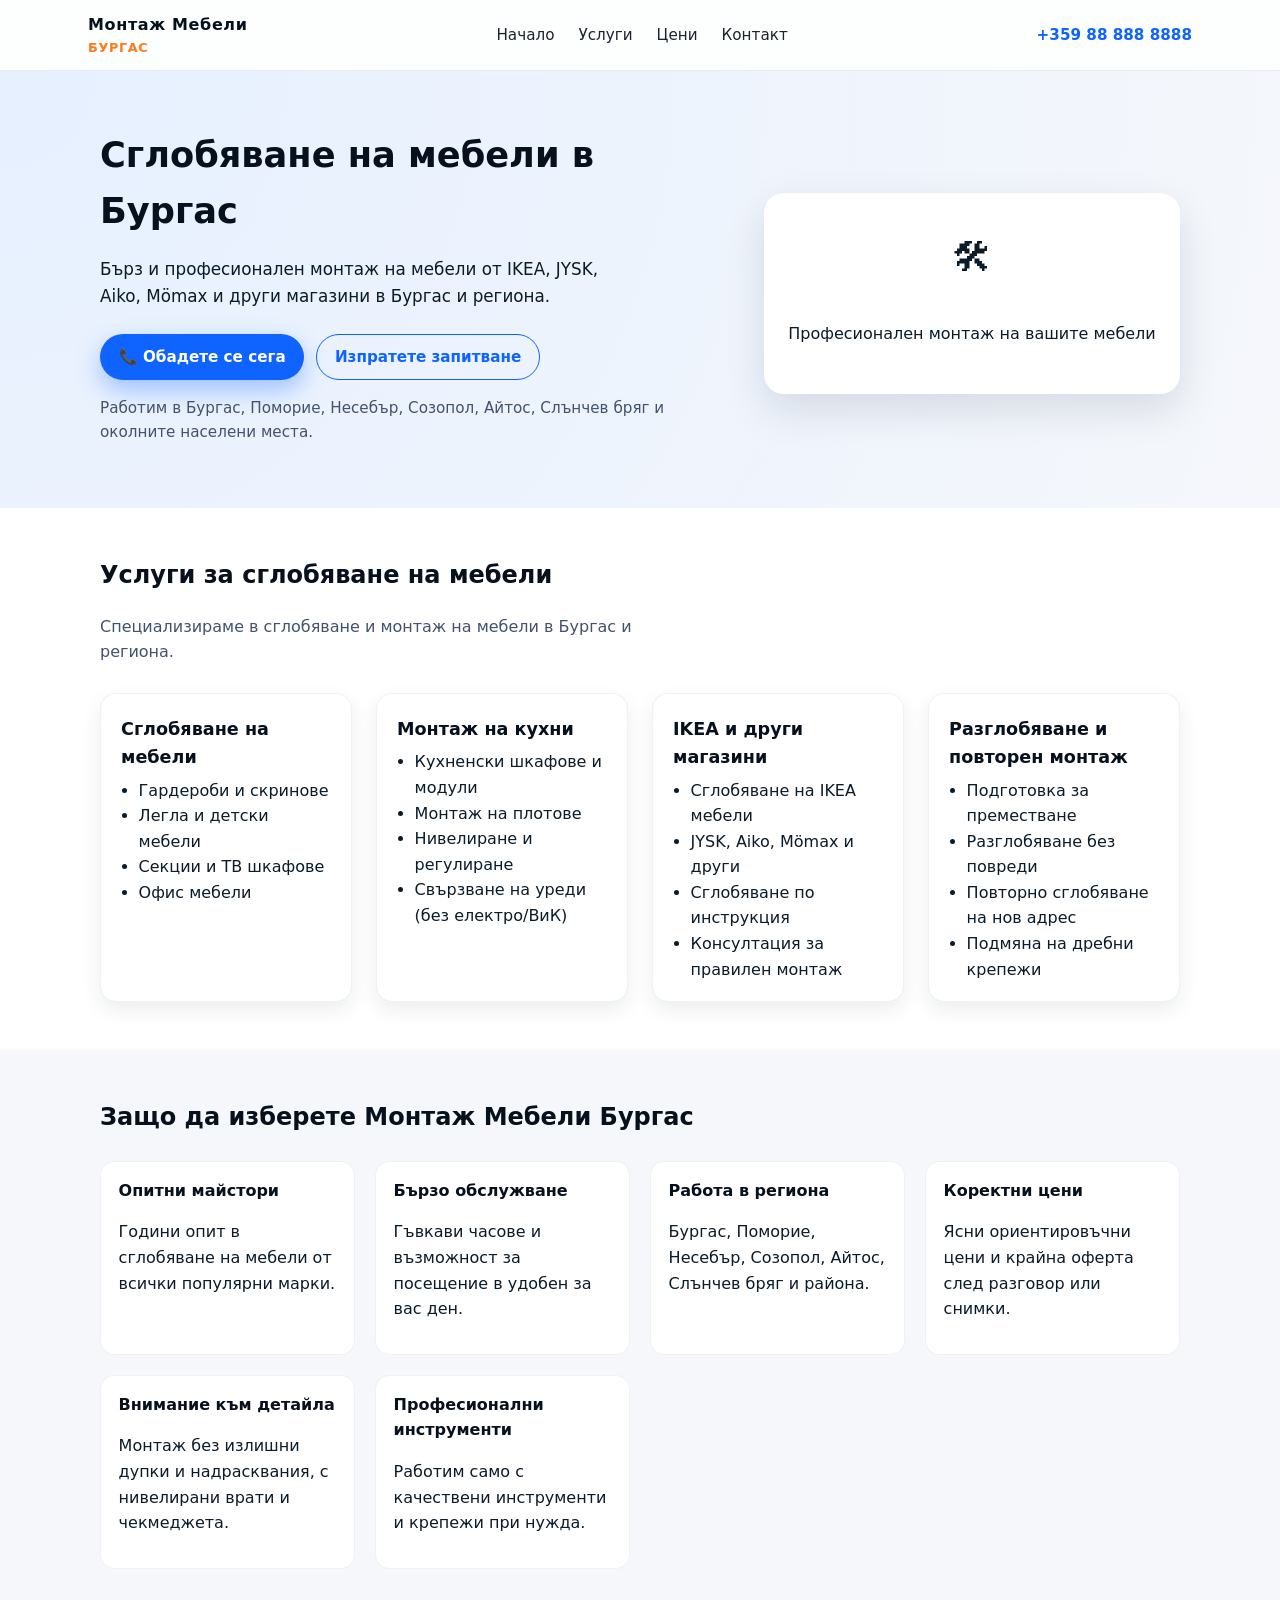
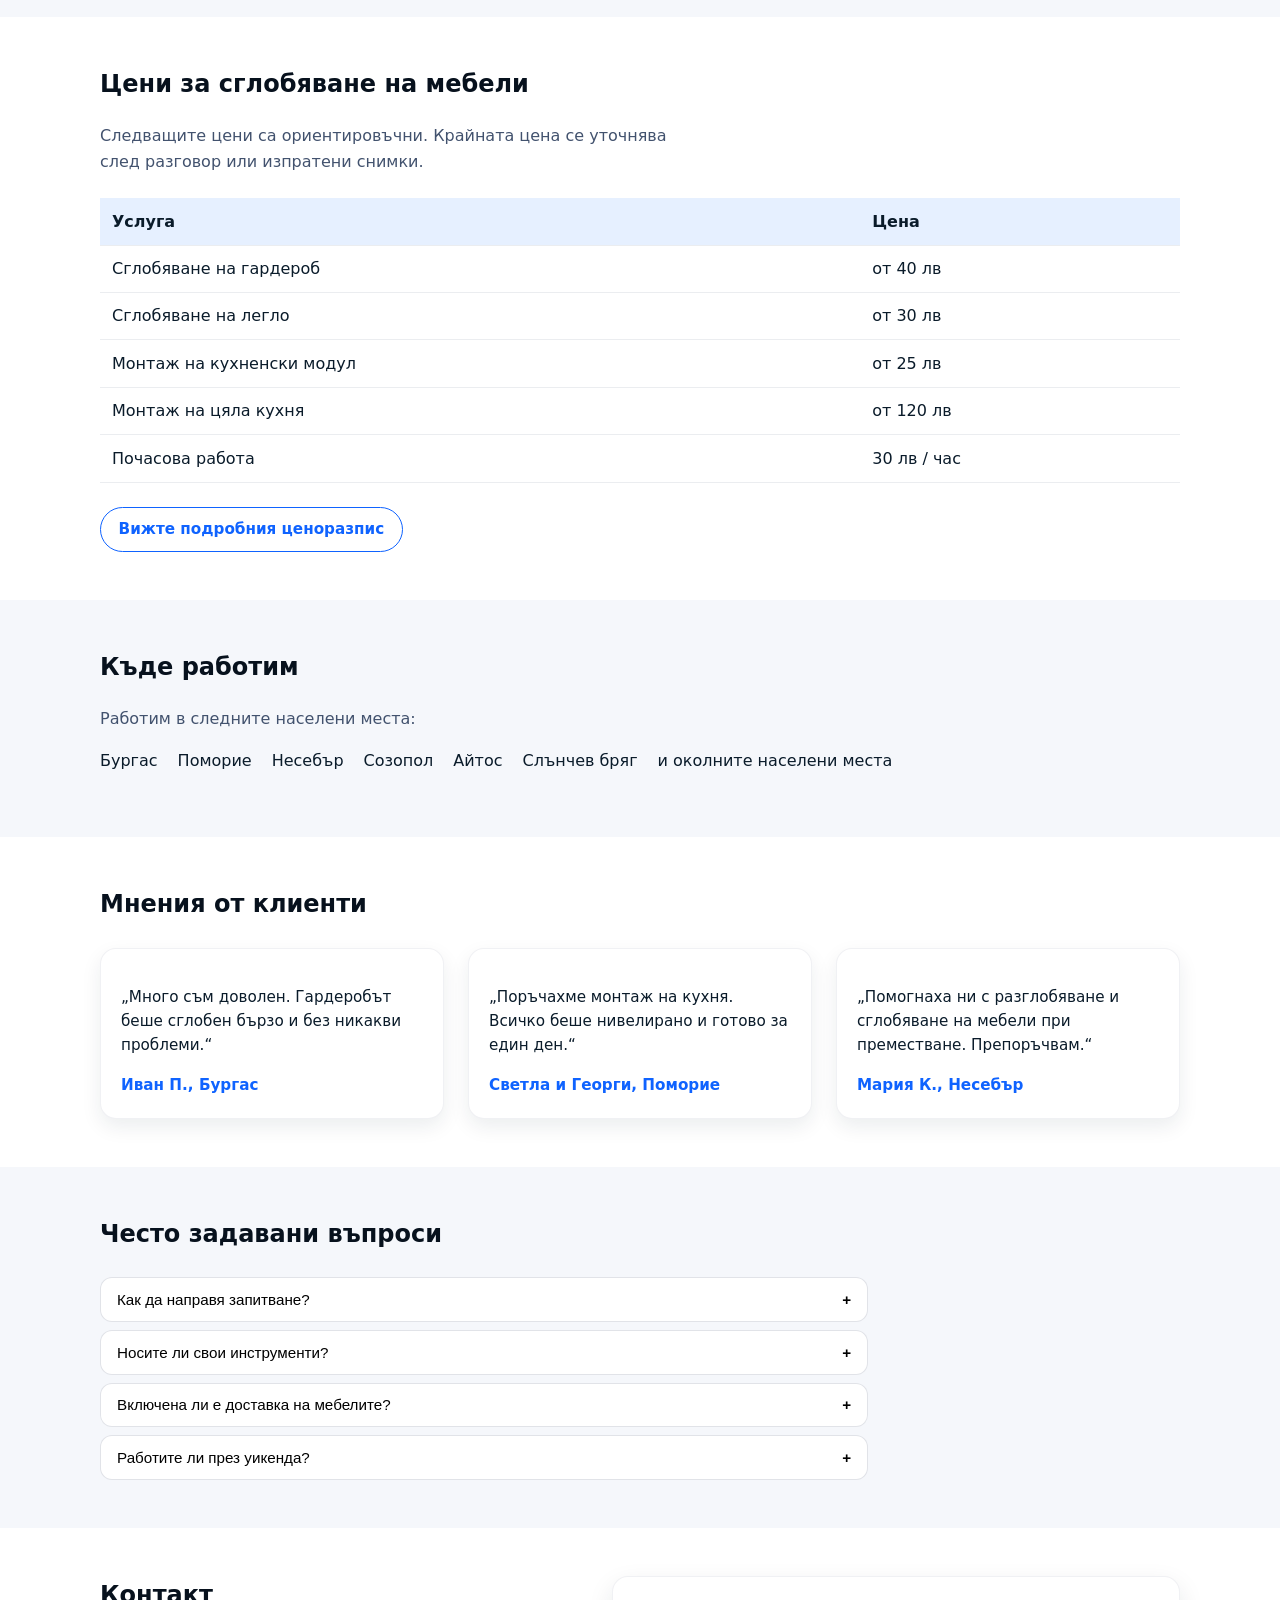
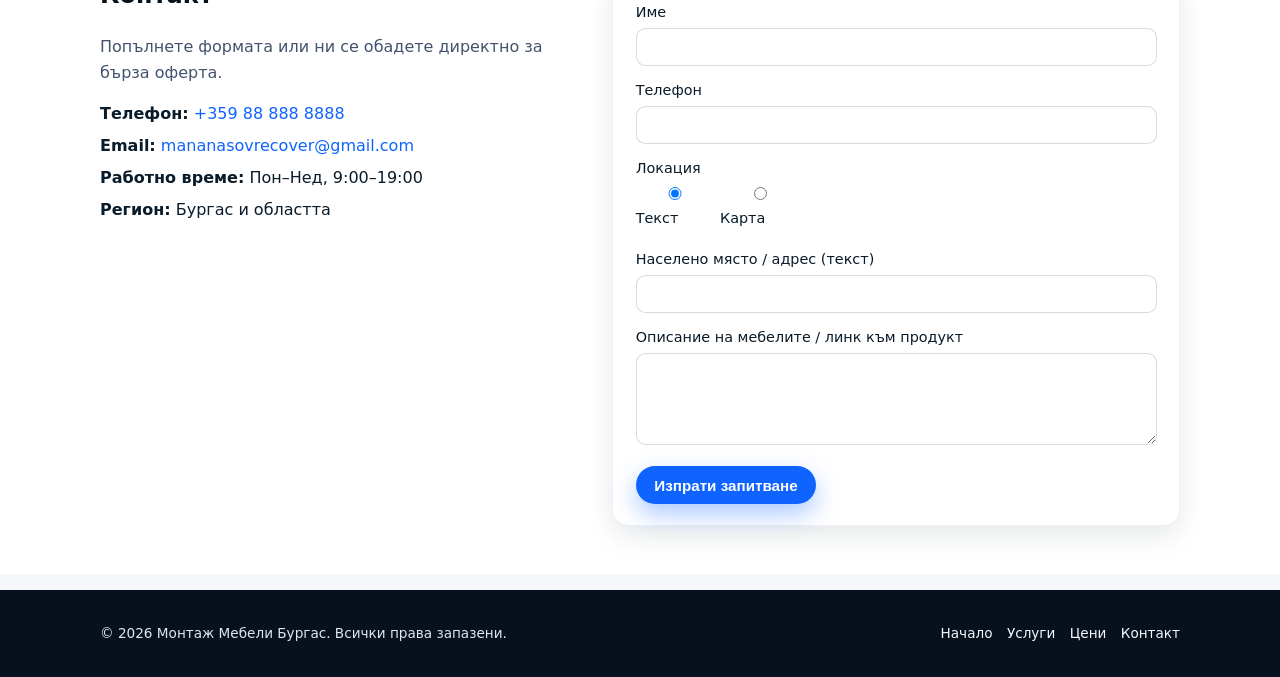
<file: index.html>
<!DOCTYPE html>
<html lang="bg">
  <head>
    <meta charset="UTF-8" />
    <meta name="google-site-verification" content="onnAtyGbD4rXigaWqQxFGcQ7JJLT1nIDAUpR5bsXpqg" />
    <meta http-equiv="X-UA-Compatible" content="IE=edge" />
    <meta name="viewport" content="width=device-width, initial-scale=1.0" />
    <title>Сглобяване на мебели Бургас | Монтаж Мебели Бургас</title>
    <meta
      name="description"
      content="Професионално сглобяване и монтаж на мебели в Бургас, Поморие, Несебър, Созопол, Айтос, Слънчев бряг и региона. Гардероби, кухни, IKEA мебели. Бързо и коректно обслужване."
    />
    <meta
      name="keywords"
      content="сглобяване на мебели Бургас, монтаж на мебели Бургас, монтаж мебели IKEA, сглобяване IKEA мебели, майстор мебели Бургас, монтаж кухня Бургас"
    />
    <link rel="canonical" href="https://mvatanasov18.github.io/dido-site-mebeli-simple/" />
    <meta property="og:title" content="Сглобяване на мебели Бургас | Монтаж Мебели Бургас" />
    <meta
      property="og:description"
      content="Професионално сглобяване и монтаж на мебели в Бургас и региона – гардероби, кухни, IKEA мебели. Бърза реакция и коректни цени."
    />
    <meta property="og:type" content="website" />
    <meta
      property="og:url"
      content="https://mvatanasov18.github.io/dido-site-mebeli-simple/"
    />
    <meta
      property="og:image"
      content="https://mvatanasov18.github.io/dido-site-mebeli-simple/images/hero.jpg"
    />
    <meta name="twitter:card" content="summary_large_image" />
    <meta name="twitter:title" content="Сглобяване на мебели Бургас | Монтаж Мебели Бургас" />
    <meta
      name="twitter:description"
      content="Монтаж на мебели в Бургас и региона – IKEA, JYSK, Aiko, Mömax и други. Обадете се за бърза оферта."
    />
    <link rel="stylesheet" href="styles.css" />
    <script type="application/ld+json" id="site-ld-json">
      {
        "@context": "https://schema.org",
        "@type": "HomeAndConstructionBusiness",
        "name": "Монтаж Мебели Бургас",
        "description": "Професионално сглобяване и монтаж на мебели в Бургас и региона.",
        "url": "https://mvatanasov18.github.io/dido-site-mebeli-simple/",
        "telephone": "+359888888888",
        "areaServed": [
          "Burgas",
          "Pomorie",
          "Nessebar",
          "Sozopol",
          "Aytos",
          "Sunny Beach"
        ],
        "address": {
          "@type": "PostalAddress",
          "addressLocality": "Burgas",
          "addressCountry": "BG"
        }
      }
    </script>
  </head>
  <body>
    <header class="site-header">
      <div class="container header-inner">
        <a href="index.html" class="logo">
          <span class="logo-main">Монтаж Мебели</span>
          <span class="logo-sub">Бургас</span>
        </a>
        <button class="nav-toggle" aria-label="Меню">
          <span class="nav-toggle-bar"></span>
          <span class="nav-toggle-bar"></span>
          <span class="nav-toggle-bar"></span>
        </button>
        <nav class="main-nav">
          <ul>
            <li><a href="index.html">Начало</a></li>
            <li><a href="uslugi.html">Услуги</a></li>
            <li><a href="ceni.html">Цени</a></li>
            <li><a href="kontakt.html">Контакт</a></li>
          </ul>
        </nav>
        <a href="tel:+359888888888" class="header-phone" data-contact-phone>+359 88 888 8888</a>
      </div>
    </header>

    <main>
      <section id="hero" class="hero">
        <div class="container hero-inner">
          <div class="hero-text">
            <h1>Сглобяване на мебели в Бургас</h1>
            <p class="hero-subtitle">
              Бърз и професионален монтаж на мебели от IKEA, JYSK, Aiko, Mömax и
              други магазини в Бургас и региона.
            </p>
            <div class="hero-cta">
              <a href="tel:+359888888888" class="btn btn-primary" data-contact-call>📞 Обадете се сега</a>
              <a href="#contact" class="btn btn-outline">Изпратете запитване</a>
            </div>
            <p class="hero-note">
              Работим в Бургас, Поморие, Несебър, Созопол, Айтос, Слънчев бряг и
              околните населени места.
            </p>
          </div>
          <div class="hero-image-placeholder">
            <div class="hero-image-icon">🛠</div>
            <p>Професионален монтаж на вашите мебели</p>
          </div>
        </div>
      </section>

      <section id="services" class="section section-alt">
        <div class="container">
          <h2>Услуги за сглобяване на мебели</h2>
          <p class="section-intro">
            Специализираме в сглобяване и монтаж на мебели в Бургас и региона.
          </p>
          <div class="cards-grid">
            <article class="card">
              <h3>Сглобяване на мебели</h3>
              <ul>
                <li>Гардероби и скринове</li>
                <li>Легла и детски мебели</li>
                <li>Секции и ТВ шкафове</li>
                <li>Офис мебели</li>
              </ul>
            </article>
            <article class="card">
              <h3>Монтаж на кухни</h3>
              <ul>
                <li>Кухненски шкафове и модули</li>
                <li>Монтаж на плотове</li>
                <li>Нивелиране и регулиране</li>
                <li>Свързване на уреди (без електро/ВиК)</li>
              </ul>
            </article>
            <article class="card">
              <h3>IKEA и други магазини</h3>
              <ul>
                <li>Сглобяване на IKEA мебели</li>
                <li>JYSK, Aiko, Mömax и други</li>
                <li>Сглобяване по инструкция</li>
                <li>Консултация за правилен монтаж</li>
              </ul>
            </article>
            <article class="card">
              <h3>Разглобяване и повторен монтаж</h3>
              <ul>
                <li>Подготовка за преместване</li>
                <li>Разглобяване без повреди</li>
                <li>Повторно сглобяване на нов адрес</li>
                <li>Подмяна на дребни крепежи</li>
              </ul>
            </article>
          </div>
        </div>
      </section>

      <section id="advantages" class="section">
        <div class="container">
          <h2>Защо да изберете Монтаж Мебели Бургас</h2>
          <div class="advantages-grid">
            <div class="advantage">
              <h3>Опитни майстори</h3>
              <p>Години опит в сглобяване на мебели от всички популярни марки.</p>
            </div>
            <div class="advantage">
              <h3>Бързо обслужване</h3>
              <p>Гъвкави часове и възможност за посещение в удобен за вас ден.</p>
            </div>
            <div class="advantage">
              <h3>Работа в региона</h3>
              <p>Бургас, Поморие, Несебър, Созопол, Айтос, Слънчев бряг и района.</p>
            </div>
            <div class="advantage">
              <h3>Коректни цени</h3>
              <p>Ясни ориентировъчни цени и крайна оферта след разговор или снимки.</p>
            </div>
            <div class="advantage">
              <h3>Внимание към детайла</h3>
              <p>Монтаж без излишни дупки и надрасквания, с нивелирани врати и чекмеджета.</p>
            </div>
            <div class="advantage">
              <h3>Професионални инструменти</h3>
              <p>Работим само с качествени инструменти и крепежи при нужда.</p>
            </div>
          </div>
        </div>
      </section>

      <section id="pricing" class="section section-alt">
        <div class="container">
          <h2>Цени за сглобяване на мебели</h2>
          <p class="section-intro">
            Следващите цени са ориентировъчни. Крайната цена се уточнява след
            разговор или изпратени снимки.
          </p>
          <div class="pricing-table-wrapper">
            <table class="pricing-table">
              <thead>
                <tr>
                  <th>Услуга</th>
                  <th>Цена</th>
                </tr>
              </thead>
              <tbody>
                <tr>
                  <td>Сглобяване на гардероб</td>
                  <td>от 40 лв</td>
                </tr>
                <tr>
                  <td>Сглобяване на легло</td>
                  <td>от 30 лв</td>
                </tr>
                <tr>
                  <td>Монтаж на кухненски модул</td>
                  <td>от 25 лв</td>
                </tr>
                <tr>
                  <td>Монтаж на цяла кухня</td>
                  <td>от 120 лв</td>
                </tr>
                <tr>
                  <td>Почасова работа</td>
                  <td>30 лв / час</td>
                </tr>
              </tbody>
            </table>
          </div>
          <a href="ceni.html" class="btn btn-outline">Вижте подробния ценоразпис</a>
        </div>
      </section>

      <section id="service-area" class="section">
        <div class="container">
          <h2>Къде работим</h2>
          <p class="section-intro">Работим в следните населени места:</p>
          <div class="service-area-list">
            <ul>
              <li>Бургас</li>
              <li>Поморие</li>
              <li>Несебър</li>
              <li>Созопол</li>
              <li>Айтос</li>
              <li>Слънчев бряг</li>
              <li>и околните населени места</li>
            </ul>
          </div>
        </div>
      </section>

      <section id="reviews" class="section section-alt">
        <div class="container">
          <h2>Мнения от клиенти</h2>
          <div class="reviews-grid">
            <article class="review-card">
              <p>
                „Много съм доволен. Гардеробът беше сглобен бързо и без никакви
                проблеми.“
              </p>
              <span class="review-author">Иван П., Бургас</span>
            </article>
            <article class="review-card">
              <p>
                „Поръчахме монтаж на кухня. Всичко беше нивелирано и готово за един ден.“
              </p>
              <span class="review-author">Светла и Георги, Поморие</span>
            </article>
            <article class="review-card">
              <p>
                „Помогнаха ни с разглобяване и сглобяване на мебели при преместване.
                Препоръчвам.“
              </p>
              <span class="review-author">Мария К., Несебър</span>
            </article>
          </div>
        </div>
      </section>

      <section id="faq" class="section">
        <div class="container">
          <h2>Често задавани въпроси</h2>
          <div class="faq-list">
            <div class="faq-item">
              <button class="faq-question">
                Как да направя запитване?
                <span class="faq-toggle-indicator">+</span>
              </button>
              <div class="faq-answer">
                <p>
                  Можете да се обадите директно на посочения телефон или да изпратите
                  запитване през формата за контакт, като опишете вида мебели и район.
                </p>
              </div>
            </div>
            <div class="faq-item">
              <button class="faq-question">
                Носите ли свои инструменти?
                <span class="faq-toggle-indicator">+</span>
              </button>
              <div class="faq-answer">
                <p>
                  Да, разполагаме с всички необходими професионални инструменти за
                  качествен монтаж.
                </p>
              </div>
            </div>
            <div class="faq-item">
              <button class="faq-question">
                Включена ли е доставка на мебелите?
                <span class="faq-toggle-indicator">+</span>
              </button>
              <div class="faq-answer">
                <p>
                  Услугата е за сглобяване и монтаж. При нужда от транспорт можем да
                  съдействаме с партньорска фирма.
                </p>
              </div>
            </div>
            <div class="faq-item">
              <button class="faq-question">
                Работите ли през уикенда?
                <span class="faq-toggle-indicator">+</span>
              </button>
              <div class="faq-answer">
                <p>
                  Да, по предварителна уговорка извършваме монтаж и в събота и неделя.
                </p>
              </div>
            </div>
          </div>
        </div>
      </section>

      <section id="contact" class="section section-alt">
        <div class="container contact-grid">
          <div>
            <h2>Контакт</h2>
            <p class="section-intro">
              Попълнете формата или ни се обадете директно за бърза оферта.
            </p>
            <ul class="contact-details">
              <li><strong>Телефон:</strong> <a href="tel:+359888888888" data-contact-phone>+359 88 888 8888</a></li>
              <li><strong>Email:</strong> <a href="mailto:contact@example.com" data-contact-email>contact@example.com</a></li>
              <li><strong>Работно време:</strong> Пон–Нед, 9:00–19:00</li>
              <li><strong>Регион:</strong> Бургас и областта</li>
            </ul>
          </div>
          <div>
            <form class="contact-form" data-contact-form>
              <div class="form-group">
                <label for="name">Име</label>
                <input type="text" id="name" name="Име" required />
              </div>
              <div class="form-group">
                <label for="phone">Телефон</label>
                <input type="tel" id="phone" name="Телефон" required />
              </div>
              <div class="location-picker">
                <div class="form-group">
                  <label>Локация</label>
                  <div class="location-mode">
                    <label>
                      <input
                        class="location-radio-text"
                        type="radio"
                        name="locationMode"
                        value="text"
                        checked
                      />
                      Текст
                    </label>
                    <label>
                      <input
                        class="location-radio-map"
                        type="radio"
                        name="locationMode"
                        value="map"
                      />
                      Карта
                    </label>
                  </div>
                </div>

                <p class="map-warning" hidden></p>

                <div class="location-text-wrap">
                  <div class="form-group">
                    <label for="location">Населено място / адрес (текст)</label>
                    <input type="text" id="location" name="Населено място" />
                  </div>
                </div>

                <div class="location-map-wrap" hidden>
                  <div class="form-group">
                    <label>Търсене на адрес</label>
                    <div class="map-search-wrap">
                      <input
                        class="map-search"
                        type="text"
                        placeholder="Напр. ул. Александровска, Бургас"
                        autocomplete="off"
                      />
                      <button type="button" class="btn btn-outline map-search-btn">Търси</button>
                    </div>
                  </div>
                  <div class="map-container"></div>
                  <p class="map-address-display" hidden></p>
                  <input type="hidden" name="Локация (карта)" value="" />
                  <input type="hidden" name="Lat" value="" />
                  <input type="hidden" name="Lng" value="" />
                </div>
              </div>
              <div class="form-group">
                <label for="message">Описание на мебелите / линк към продукт</label>
                <textarea id="message" name="Съобщение" rows="4" required></textarea>
              </div>
              <button type="submit" class="btn btn-primary">Изпрати запитване</button>
              <div class="form-status" hidden></div>
            </form>
          </div>
        </div>
      </section>
    </main>

    <footer class="site-footer">
      <div class="container footer-inner">
        <p>© <span id="year"></span> Монтаж Мебели Бургас. Всички права запазени.</p>
        <nav class="footer-nav">
          <a href="index.html">Начало</a>
          <a href="uslugi.html">Услуги</a>
          <a href="ceni.html">Цени</a>
          <a href="kontakt.html">Контакт</a>
        </nav>
      </div>
    </footer>

    <script src="config.js"></script>
    <script src="scripts.js"></script>
    <script src="maps.js"></script>
  </body>
</html>
</file>
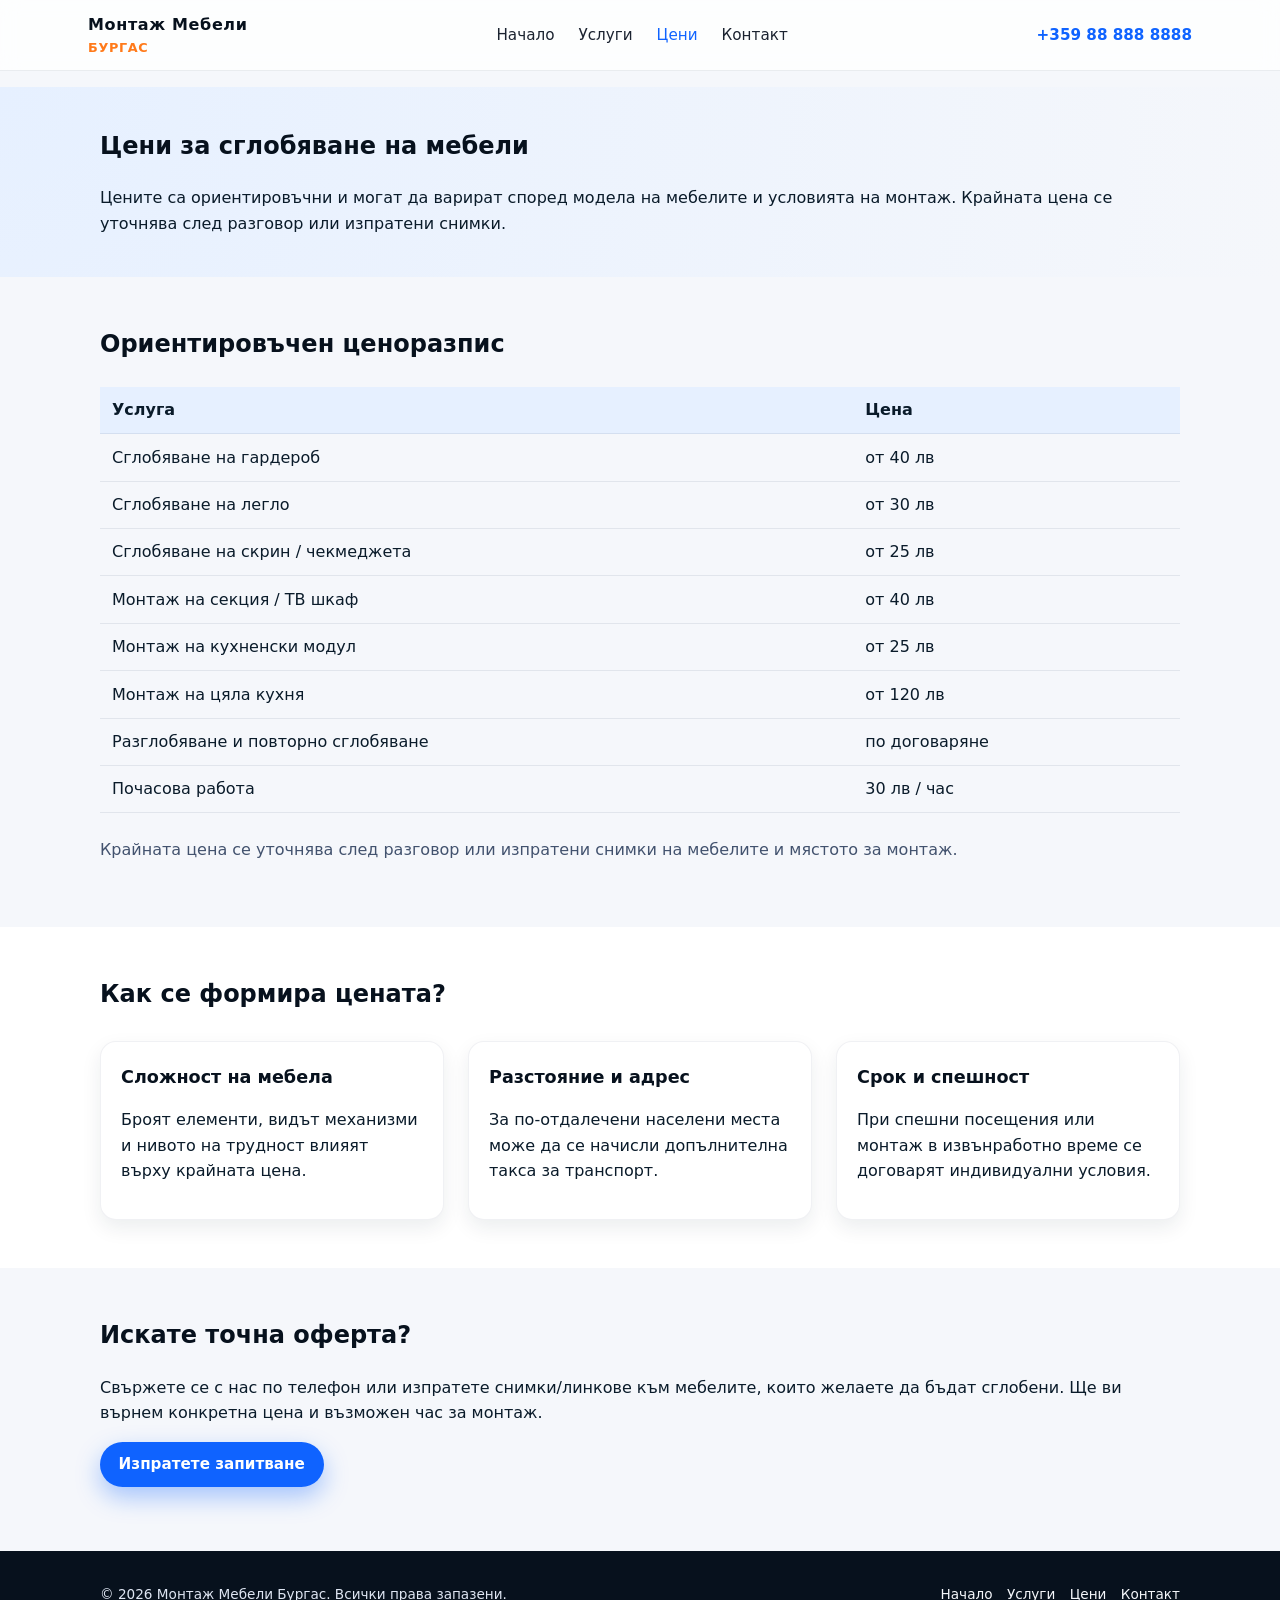
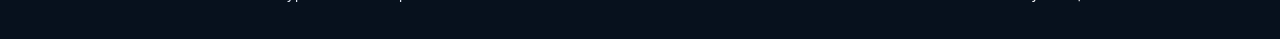
<file: ceni.html>
<!DOCTYPE html>
<html lang="bg">
  <head>
    <meta charset="UTF-8" />
    <meta http-equiv="X-UA-Compatible" content="IE=edge" />
    <meta name="viewport" content="width=device-width, initial-scale=1.0" />
    <title>Цени | Сглобяване на мебели Бургас</title>
    <meta
      name="description"
      content="Ориентировъчни цени за сглобяване и монтаж на мебели в Бургас – гардероби, легла, кухни, почасова работа."
    />
    <link rel="canonical" href="https://mvatanasov18.github.io/dido-site-mebeli-simple/ceni.html" />
    <meta property="og:title" content="Цени | Сглобяване на мебели Бургас" />
    <meta
      property="og:description"
      content="Прегледайте ориентировъчния ценоразпис за сглобяване на мебели в Бургас. Крайната цена се уточнява след разговор."
    />
    <meta property="og:type" content="website" />
    <meta
      property="og:url"
      content="https://mvatanasov18.github.io/dido-site-mebeli-simple/ceni.html"
    />
    <link rel="stylesheet" href="styles.css" />
  </head>
  <body>
    <header class="site-header">
      <div class="container header-inner">
        <a href="index.html" class="logo">
          <span class="logo-main">Монтаж Мебели</span>
          <span class="logo-sub">Бургас</span>
        </a>
        <button class="nav-toggle" aria-label="Меню">
          <span class="nav-toggle-bar"></span>
          <span class="nav-toggle-bar"></span>
          <span class="nav-toggle-bar"></span>
        </button>
        <nav class="main-nav">
          <ul>
            <li><a href="index.html#hero">Начало</a></li>
            <li><a href="uslugi.html">Услуги</a></li>
            <li><a href="ceni.html" class="active">Цени</a></li>
            <li><a href="kontakt.html">Контакт</a></li>
          </ul>
        </nav>
        <a href="tel:+359888888888" class="header-phone" data-contact-phone>+359 88 888 8888</a>
      </div>
    </header>

    <main class="page">
      <section class="page-hero">
        <div class="container">
          <h1>Цени за сглобяване на мебели</h1>
          <p>
            Цените са ориентировъчни и могат да варират според модела на мебелите
            и условията на монтаж. Крайната цена се уточнява след разговор или
            изпратени снимки.
          </p>
        </div>
      </section>

      <section class="section">
        <div class="container">
          <h2>Ориентировъчен ценоразпис</h2>
          <div class="pricing-table-wrapper">
            <table class="pricing-table">
              <thead>
                <tr>
                  <th>Услуга</th>
                  <th>Цена</th>
                </tr>
              </thead>
              <tbody>
                <tr>
                  <td>Сглобяване на гардероб</td>
                  <td>от 40 лв</td>
                </tr>
                <tr>
                  <td>Сглобяване на легло</td>
                  <td>от 30 лв</td>
                </tr>
                <tr>
                  <td>Сглобяване на скрин / чекмеджета</td>
                  <td>от 25 лв</td>
                </tr>
                <tr>
                  <td>Монтаж на секция / ТВ шкаф</td>
                  <td>от 40 лв</td>
                </tr>
                <tr>
                  <td>Монтаж на кухненски модул</td>
                  <td>от 25 лв</td>
                </tr>
                <tr>
                  <td>Монтаж на цяла кухня</td>
                  <td>от 120 лв</td>
                </tr>
                <tr>
                  <td>Разглобяване и повторно сглобяване</td>
                  <td>по договаряне</td>
                </tr>
                <tr>
                  <td>Почасова работа</td>
                  <td>30 лв / час</td>
                </tr>
              </tbody>
            </table>
          </div>
          <p class="pricing-note">
            Крайната цена се уточнява след разговор или изпратени снимки на
            мебелите и мястото за монтаж.
          </p>
        </div>
      </section>

      <section class="section section-alt">
        <div class="container">
          <h2>Как се формира цената?</h2>
          <div class="cards-grid cards-grid--compact">
            <article class="card">
              <h3>Сложност на мебела</h3>
              <p>
                Броят елементи, видът механизми и нивото на трудност влияят върху
                крайната цена.
              </p>
            </article>
            <article class="card">
              <h3>Разстояние и адрес</h3>
              <p>
                За по-отдалечени населени места може да се начисли допълнителна
                такса за транспорт.
              </p>
            </article>
            <article class="card">
              <h3>Срок и спешност</h3>
              <p>
                При спешни посещения или монтаж в извънработно време се договарят
                индивидуални условия.
              </p>
            </article>
          </div>
        </div>
      </section>

      <section class="section">
        <div class="container">
          <h2>Искате точна оферта?</h2>
          <p>
            Свържете се с нас по телефон или изпратете снимки/линкове към
            мебелите, които желаете да бъдат сглобени. Ще ви върнем конкретна
            цена и възможен час за монтаж.
          </p>
          <a href="kontakt.html" class="btn btn-primary">Изпратете запитване</a>
        </div>
      </section>
    </main>

    <footer class="site-footer">
      <div class="container footer-inner">
        <p>© <span id="year"></span> Монтаж Мебели Бургас. Всички права запазени.</p>
        <nav class="footer-nav">
          <a href="index.html">Начало</a>
          <a href="uslugi.html">Услуги</a>
          <a href="ceni.html">Цени</a>
          <a href="kontakt.html">Контакт</a>
        </nav>
      </div>
    </footer>

    <script src="config.js"></script>
    <script src="scripts.js"></script>
  </body>
</html>
</file>
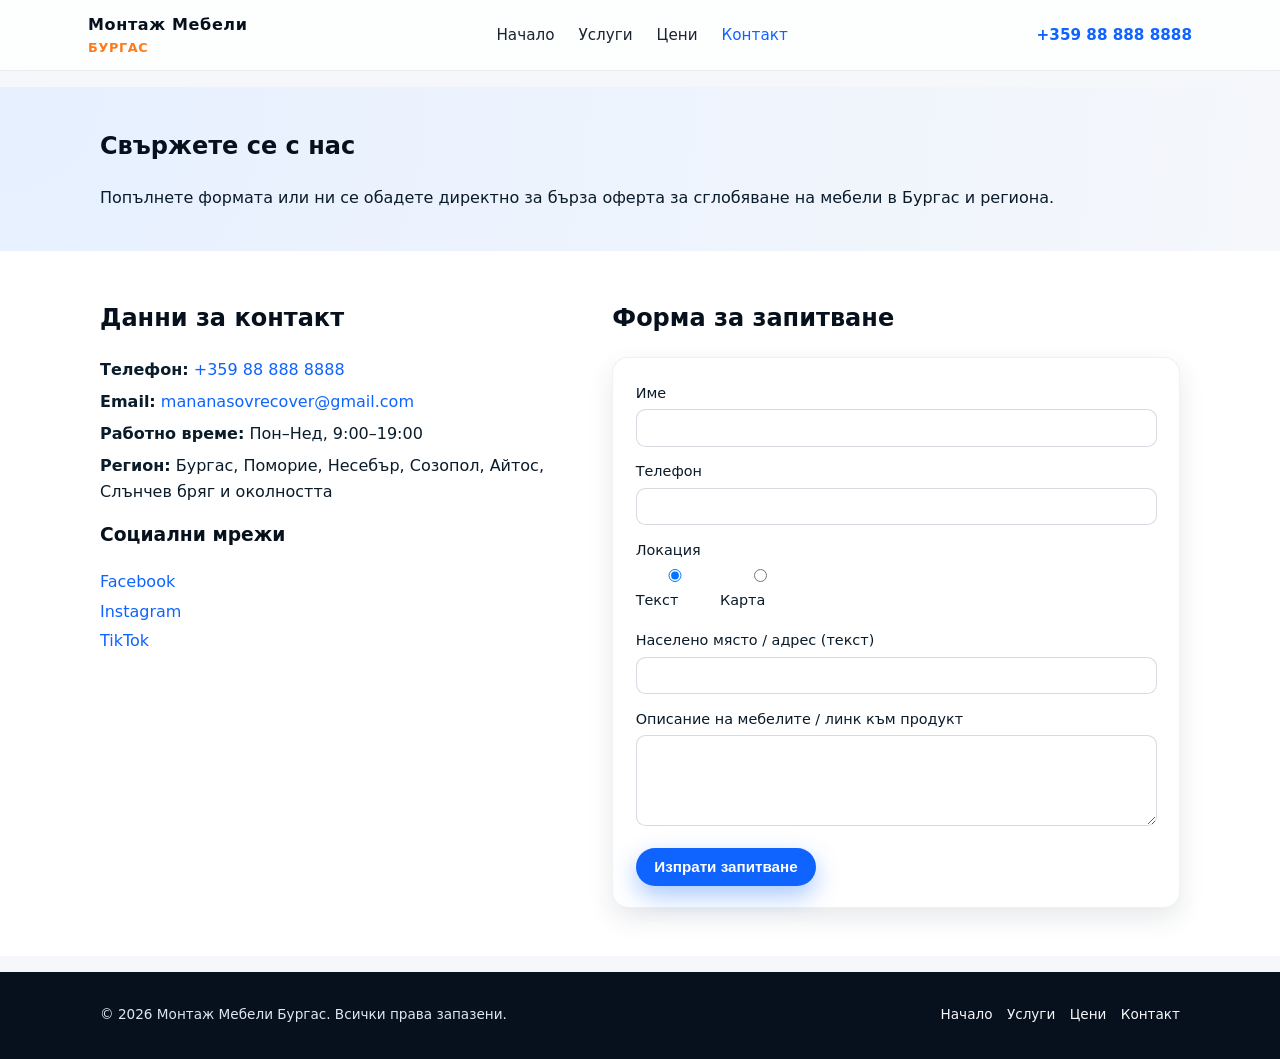
<file: kontakt.html>
<!DOCTYPE html>
<html lang="bg">
  <head>
    <meta charset="UTF-8" />
    <meta http-equiv="X-UA-Compatible" content="IE=edge" />
    <meta name="viewport" content="width=device-width, initial-scale=1.0" />
    <title>Контакт | Сглобяване на мебели Бургас</title>
    <meta
      name="description"
      content="Свържете се с Монтаж Мебели Бургас за оферта за сглобяване и монтаж на мебели в Бургас и региона."
    />
    <link rel="canonical" href="https://mvatanasov18.github.io/dido-site-mebeli-simple/kontakt.html" />
    <meta property="og:title" content="Контакт | Сглобяване на мебели Бургас" />
    <meta
      property="og:description"
      content="Телефон, имейл и форма за запитване за сглобяване на мебели в Бургас."
    />
    <meta property="og:type" content="website" />
    <meta
      property="og:url"
      content="https://mvatanasov18.github.io/dido-site-mebeli-simple/kontakt.html"
    />
    <link rel="stylesheet" href="styles.css" />
  </head>
  <body>
    <header class="site-header">
      <div class="container header-inner">
        <a href="index.html" class="logo">
          <span class="logo-main">Монтаж Мебели</span>
          <span class="logo-sub">Бургас</span>
        </a>
        <button class="nav-toggle" aria-label="Меню">
          <span class="nav-toggle-bar"></span>
          <span class="nav-toggle-bar"></span>
          <span class="nav-toggle-bar"></span>
        </button>
        <nav class="main-nav">
          <ul>
            <li><a href="index.html#hero">Начало</a></li>
            <li><a href="uslugi.html">Услуги</a></li>
            <li><a href="ceni.html">Цени</a></li>
            <li><a href="kontakt.html" class="active">Контакт</a></li>
          </ul>
        </nav>
        <a href="tel:+359888888888" class="header-phone" data-contact-phone>+359 88 888 8888</a>
      </div>
    </header>

    <main class="page">
      <section class="page-hero">
        <div class="container">
          <h1>Свържете се с нас</h1>
          <p>
            Попълнете формата или ни се обадете директно за бърза оферта за
            сглобяване на мебели в Бургас и региона.
          </p>
        </div>
      </section>

      <section class="section section-alt">
        <div class="container contact-grid">
          <div>
            <h2>Данни за контакт</h2>
            <ul class="contact-details">
              <li><strong>Телефон:</strong> <a href="tel:+359888888888" data-contact-phone>+359 88 888 8888</a></li>
              <li><strong>Email:</strong> <a href="mailto:contact@example.com" data-contact-email>contact@example.com</a></li>
              <li><strong>Работно време:</strong> Пон–Нед, 9:00–19:00</li>
              <li><strong>Регион:</strong> Бургас, Поморие, Несебър, Созопол, Айтос, Слънчев бряг и околността</li>
            </ul>
            <div class="social-links">
              <h3>Социални мрежи</h3>
              <ul>
                <li><a href="https://facebook.com/company" target="_blank" rel="noopener noreferrer">Facebook</a></li>
                <li><a href="https://instagram.com/company" target="_blank" rel="noopener noreferrer">Instagram</a></li>
                <li><a href="https://tiktok.com/@company" target="_blank" rel="noopener noreferrer">TikTok</a></li>
              </ul>
            </div>
          </div>
          <div>
            <h2>Форма за запитване</h2>
            <form class="contact-form" data-contact-form>
              <div class="form-group">
                <label for="name">Име</label>
                <input type="text" id="name" name="Име" required />
              </div>
              <div class="form-group">
                <label for="phone">Телефон</label>
                <input type="tel" id="phone" name="Телефон" required />
              </div>
              <div class="location-picker">
                <div class="form-group">
                  <label>Локация</label>
                  <div class="location-mode">
                    <label>
                      <input
                        class="location-radio-text"
                        type="radio"
                        name="locationMode"
                        value="text"
                        checked
                      />
                      Текст
                    </label>
                    <label>
                      <input
                        class="location-radio-map"
                        type="radio"
                        name="locationMode"
                        value="map"
                      />
                      Карта
                    </label>
                  </div>
                </div>

                <p class="map-warning" hidden></p>

                <div class="location-text-wrap">
                  <div class="form-group">
                    <label for="location">Населено място / адрес (текст)</label>
                    <input type="text" id="location" name="Населено място" />
                  </div>
                </div>

                <div class="location-map-wrap" hidden>
                  <div class="form-group">
                    <label>Търсене на адрес</label>
                    <div class="map-search-wrap">
                      <input
                        class="map-search"
                        type="text"
                        placeholder="Напр. ул. Александровска, Бургас"
                        autocomplete="off"
                      />
                      <button type="button" class="btn btn-outline map-search-btn">Търси</button>
                    </div>
                  </div>
                  <div class="map-container"></div>
                  <p class="map-address-display" hidden></p>
                  <input type="hidden" name="Локация (карта)" value="" />
                  <input type="hidden" name="Lat" value="" />
                  <input type="hidden" name="Lng" value="" />
                </div>
              </div>
              <div class="form-group">
                <label for="message">Описание на мебелите / линк към продукт</label>
                <textarea id="message" name="Съобщение" rows="4" required></textarea>
              </div>
              <button type="submit" class="btn btn-primary">Изпрати запитване</button>
              <div class="form-status" hidden></div>
            </form>
          </div>
        </div>
      </section>
    </main>

    <footer class="site-footer">
      <div class="container footer-inner">
        <p>© <span id="year"></span> Монтаж Мебели Бургас. Всички права запазени.</p>
        <nav class="footer-nav">
          <a href="index.html">Начало</a>
          <a href="uslugi.html">Услуги</a>
          <a href="ceni.html">Цени</a>
          <a href="kontakt.html">Контакт</a>
        </nav>
      </div>
    </footer>

    <script src="config.js"></script>
    <script src="scripts.js"></script>
    <script src="maps.js"></script>
  </body>
</html>
</file>
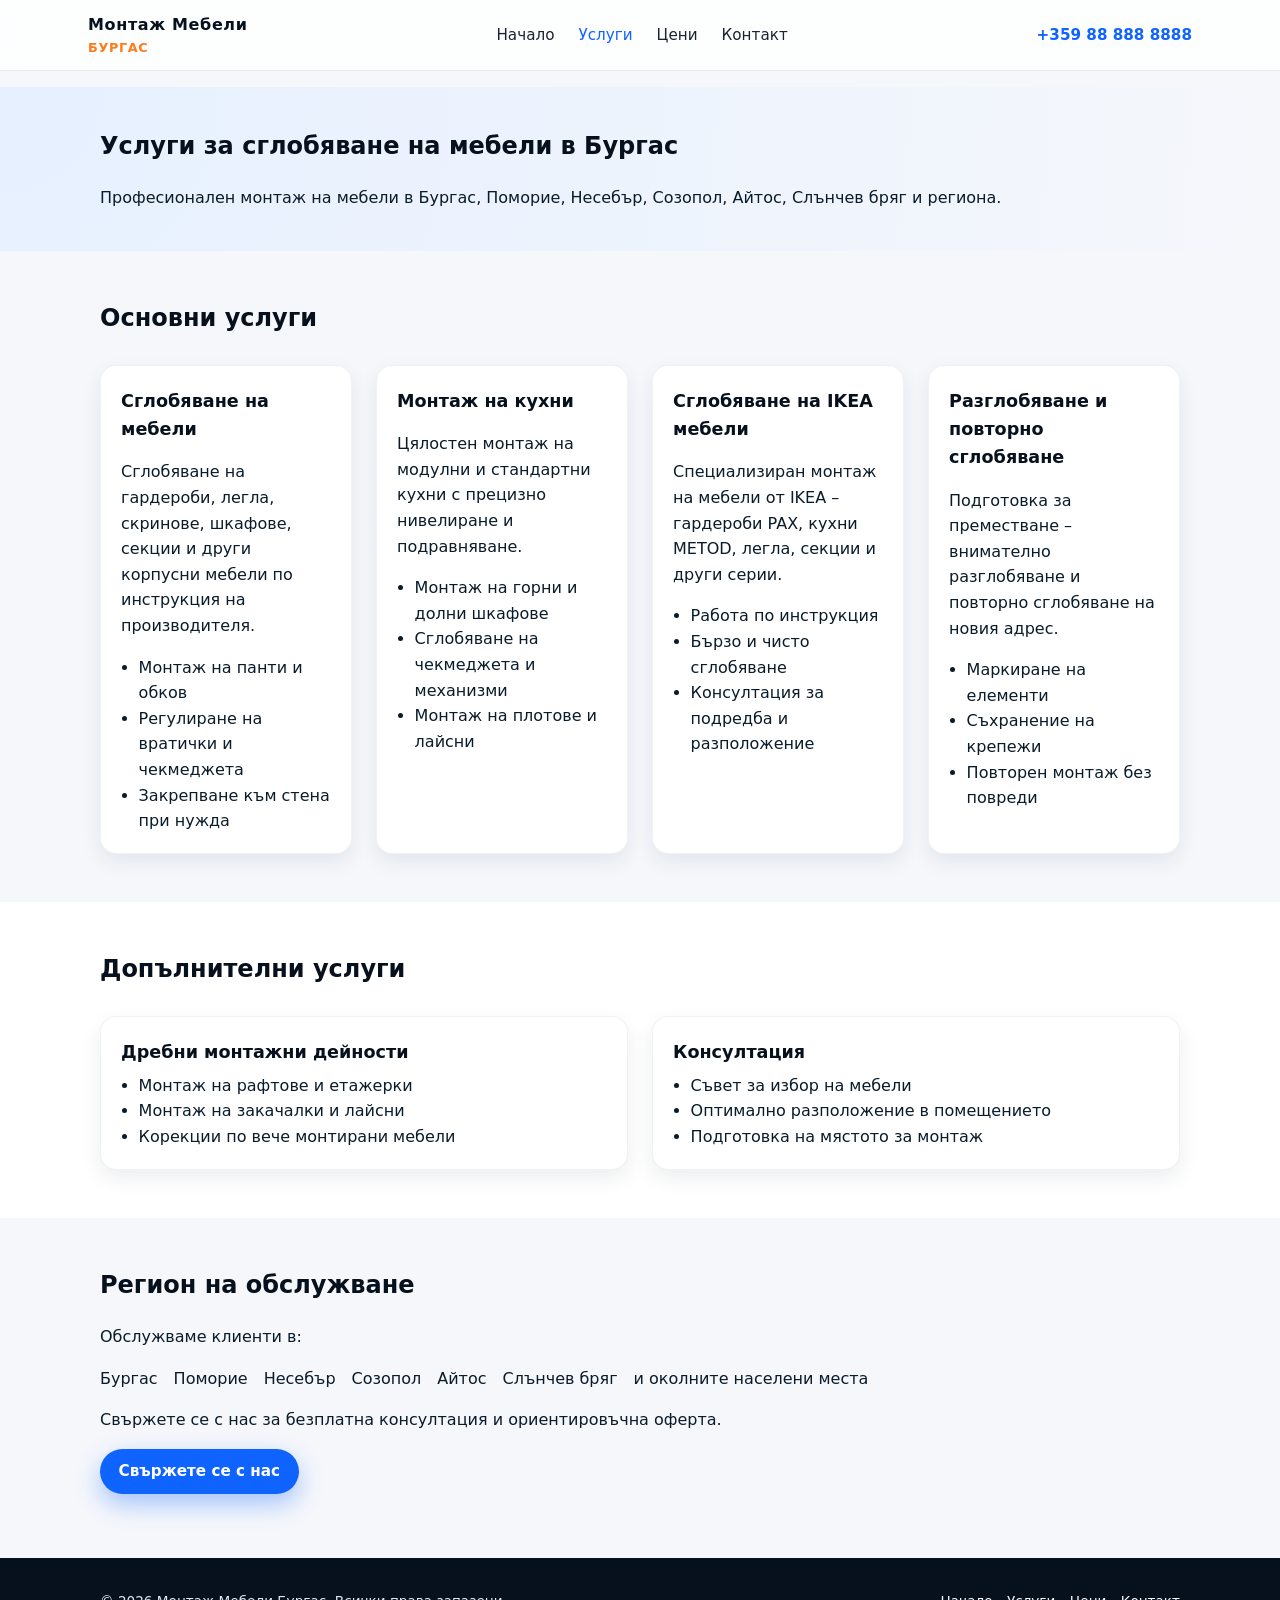
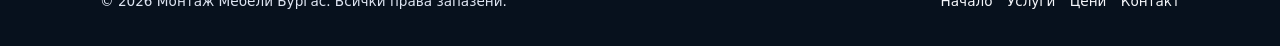
<file: uslugi.html>
<!DOCTYPE html>
<html lang="bg">
  <head>
    <meta charset="UTF-8" />
    <meta http-equiv="X-UA-Compatible" content="IE=edge" />
    <meta name="viewport" content="width=device-width, initial-scale=1.0" />
    <title>Услуги | Сглобяване на мебели Бургас</title>
    <meta
      name="description"
      content="Услуги за сглобяване и монтаж на мебели в Бургас и региона – гардероби, кухни, IKEA мебели, разглобяване и повторно сглобяване."
    />
    <link rel="canonical" href="https://mvatanasov18.github.io/dido-site-mebeli-simple/uslugi.html" />
    <meta property="og:title" content="Услуги | Сглобяване на мебели Бургас" />
    <meta
      property="og:description"
      content="Вижте всички услуги за монтаж на мебели в Бургас – кухни, гардероби, IKEA мебели и други."
    />
    <meta property="og:type" content="website" />
    <meta
      property="og:url"
      content="https://mvatanasov18.github.io/dido-site-mebeli-simple/uslugi.html"
    />
    <link rel="stylesheet" href="styles.css" />
  </head>
  <body>
    <header class="site-header">
      <div class="container header-inner">
        <a href="index.html" class="logo">
          <span class="logo-main">Монтаж Мебели</span>
          <span class="logo-sub">Бургас</span>
        </a>
        <button class="nav-toggle" aria-label="Меню">
          <span class="nav-toggle-bar"></span>
          <span class="nav-toggle-bar"></span>
          <span class="nav-toggle-bar"></span>
        </button>
        <nav class="main-nav">
          <ul>
            <li><a href="index.html#hero">Начало</a></li>
            <li><a href="uslugi.html" class="active">Услуги</a></li>
            <li><a href="ceni.html">Цени</a></li>
            <li><a href="kontakt.html">Контакт</a></li>
          </ul>
        </nav>
        <a href="tel:+359888888888" class="header-phone" data-contact-phone>+359 88 888 8888</a>
      </div>
    </header>

    <main class="page">
      <section class="page-hero">
        <div class="container">
          <h1>Услуги за сглобяване на мебели в Бургас</h1>
          <p>
            Професионален монтаж на мебели в Бургас, Поморие, Несебър, Созопол,
            Айтос, Слънчев бряг и региона.
          </p>
        </div>
      </section>

      <section class="section">
        <div class="container">
          <h2>Основни услуги</h2>
          <div class="cards-grid">
            <article class="card">
              <h3>Сглобяване на мебели</h3>
              <p>
                Сглобяване на гардероби, легла, скринове, шкафове, секции и други
                корпусни мебели по инструкция на производителя.
              </p>
              <ul>
                <li>Монтаж на панти и обков</li>
                <li>Регулиране на вратички и чекмеджета</li>
                <li>Закрепване към стена при нужда</li>
              </ul>
            </article>
            <article class="card">
              <h3>Монтаж на кухни</h3>
              <p>
                Цялостен монтаж на модулни и стандартни кухни с прецизно
                нивелиране и подравняване.
              </p>
              <ul>
                <li>Монтаж на горни и долни шкафове</li>
                <li>Сглобяване на чекмеджета и механизми</li>
                <li>Монтаж на плотове и лайсни</li>
              </ul>
            </article>
            <article class="card">
              <h3>Сглобяване на IKEA мебели</h3>
              <p>
                Специализиран монтаж на мебели от IKEA – гардероби PAX, кухни
                METOD, легла, секции и други серии.
              </p>
              <ul>
                <li>Работа по инструкция</li>
                <li>Бързо и чисто сглобяване</li>
                <li>Консултация за подредба и разположение</li>
              </ul>
            </article>
            <article class="card">
              <h3>Разглобяване и повторно сглобяване</h3>
              <p>
                Подготовка за преместване – внимателно разглобяване и повторно
                сглобяване на новия адрес.
              </p>
              <ul>
                <li>Маркиране на елементи</li>
                <li>Съхранение на крепежи</li>
                <li>Повторен монтаж без повреди</li>
              </ul>
            </article>
          </div>
        </div>
      </section>

      <section class="section section-alt">
        <div class="container">
          <h2>Допълнителни услуги</h2>
          <div class="cards-grid cards-grid--compact">
            <article class="card">
              <h3>Дребни монтажни дейности</h3>
              <ul>
                <li>Монтаж на рафтове и етажерки</li>
                <li>Монтаж на закачалки и лайсни</li>
                <li>Корекции по вече монтирани мебели</li>
              </ul>
            </article>
            <article class="card">
              <h3>Консултация</h3>
              <ul>
                <li>Съвет за избор на мебели</li>
                <li>Оптимално разположение в помещението</li>
                <li>Подготовка на мястото за монтаж</li>
              </ul>
            </article>
          </div>
        </div>
      </section>

      <section class="section">
        <div class="container">
          <h2>Регион на обслужване</h2>
          <p>
            Обслужваме клиенти в:
          </p>
          <ul class="service-area-inline">
            <li>Бургас</li>
            <li>Поморие</li>
            <li>Несебър</li>
            <li>Созопол</li>
            <li>Айтос</li>
            <li>Слънчев бряг</li>
            <li>и околните населени места</li>
          </ul>
          <p>
            Свържете се с нас за безплатна консултация и ориентировъчна оферта.
          </p>
          <a href="kontakt.html" class="btn btn-primary">Свържете се с нас</a>
        </div>
      </section>
    </main>

    <footer class="site-footer">
      <div class="container footer-inner">
        <p>© <span id="year"></span> Монтаж Мебели Бургас. Всички права запазени.</p>
        <nav class="footer-nav">
          <a href="index.html">Начало</a>
          <a href="uslugi.html">Услуги</a>
          <a href="ceni.html">Цени</a>
          <a href="kontakt.html">Контакт</a>
        </nav>
      </div>
    </footer>

    <script src="config.js"></script>
    <script src="scripts.js"></script>
  </body>
</html>
</file>
<file: styles.css>
/* Base styles */
*,
*::before,
*::after {
  box-sizing: border-box;
}

body {
  margin: 0;
  font-family: system-ui, -apple-system, BlinkMacSystemFont, "Segoe UI", Roboto,
    "Open Sans", sans-serif;
  color: #0a1b2a;
  background-color: #f5f7fb;
  line-height: 1.6;
}

a {
  color: #0f63ff;
  text-decoration: none;
}

a:hover {
  text-decoration: underline;
}

img {
  max-width: 100%;
  display: block;
}

.container {
  width: 100%;
  max-width: 1120px;
  margin: 0 auto;
  padding: 0 1.25rem;
}

h1,
h2,
h3 {
  margin-top: 0;
  color: #07111d;
}

/* Header & navigation */
.site-header {
  position: sticky;
  top: 0;
  z-index: 10;
  background-color: #ffffffcc;
  backdrop-filter: blur(10px);
  border-bottom: 1px solid rgba(9, 30, 66, 0.08);
}

.header-inner {
  display: flex;
  align-items: center;
  justify-content: space-between;
  padding: 0.75rem 0.5rem;
  gap: 1rem;
}

.logo {
  display: flex;
  flex-direction: column;
  font-weight: 700;
  letter-spacing: 0.04em;
  color: #07111d;
}

.logo-sub {
  font-size: 0.8rem;
  text-transform: uppercase;
  color: #ff7a1a;
}

.main-nav ul {
  display: flex;
  align-items: center;
  gap: 1.5rem;
  list-style: none;
  margin: 0;
  padding: 0;
}

.main-nav a {
  font-size: 0.95rem;
  font-weight: 500;
  color: #1b2330;
}

.main-nav a.active,
.main-nav a:hover {
  color: #0f63ff;
}

.header-phone {
  font-weight: 600;
  font-size: 0.95rem;
  color: #0f63ff;
}

/* Mobile nav */
.nav-toggle {
  display: none;
  flex-direction: column;
  justify-content: center;
  gap: 4px;
  width: 32px;
  height: 32px;
  border-radius: 999px;
  border: 1px solid rgba(15, 99, 255, 0.35);
  background: #ffffff;
  padding: 0;
  cursor: pointer;
}

.nav-toggle-bar {
  height: 2px;
  width: 16px;
  background-color: #0f63ff;
  border-radius: 999px;
  margin: 0 auto;
}

@media (max-width: 768px) {
  .nav-toggle {
    display: flex;
  }

  .main-nav {
    position: absolute;
    inset: 100% 0 auto 0;
    background-color: #ffffff;
    border-bottom: 1px solid rgba(9, 30, 66, 0.08);
    transform-origin: top;
    transform: scaleY(0);
    opacity: 0;
    transition: transform 0.2s ease-out, opacity 0.2s ease-out;
  }

  .main-nav.open {
    transform: scaleY(1);
    opacity: 1;
  }

  .main-nav ul {
    flex-direction: column;
    align-items: flex-start;
    padding: 0.75rem 1.25rem 1rem;
  }

  .header-phone {
    display: none;
  }
}

/* Hero */
.hero {
  background: radial-gradient(circle at top left, #e6f0ff, #f5f7fb);
  padding: 3.5rem 0 3rem;
}

.hero-inner {
  display: grid;
  grid-template-columns: minmax(0, 3fr) minmax(0, 2fr);
  gap: 2.5rem;
  align-items: center;
}

.hero h1 {
  font-size: 2.2rem;
  margin-bottom: 0.75rem;
}

.hero-subtitle {
  font-size: 1.05rem;
  max-width: 32rem;
}

.hero-cta {
  display: flex;
  flex-wrap: wrap;
  gap: 0.75rem;
  margin-top: 1.5rem;
}

.hero-note {
  margin-top: 1rem;
  font-size: 0.95rem;
  color: #42526e;
}

.hero-image-placeholder {
  background: #ffffff;
  border-radius: 1.25rem;
  padding: 2rem 1.5rem;
  box-shadow: 0 16px 40px rgba(15, 35, 52, 0.12);
  text-align: center;
  display: flex;
  flex-direction: column;
  align-items: center;
  gap: 1rem;
}

.hero-image-icon {
  font-size: 2.5rem;
}

@media (max-width: 768px) {
  .hero {
    padding: 2.5rem 0 2.25rem;
  }

  .hero-inner {
    grid-template-columns: minmax(0, 1fr);
  }

  .hero-image-placeholder {
    order: -1;
  }
}

/* Sections */
.section {
  padding: 3rem 0;
}

.section-alt {
  background-color: #ffffff;
}

.section-intro {
  max-width: 36rem;
  color: #42526e;
}

.page {
  padding-top: 1rem;
}

.page-hero {
  padding: 2.5rem 0 1.5rem;
  background: radial-gradient(circle at top left, #e6f0ff, #f5f7fb);
}

/* Buttons */
.btn {
  display: inline-flex;
  align-items: center;
  justify-content: center;
  padding: 0.6rem 1.1rem;
  border-radius: 999px;
  font-size: 0.95rem;
  font-weight: 600;
  border: 1px solid transparent;
  cursor: pointer;
  transition: transform 0.12s ease-out, box-shadow 0.12s ease-out,
    background-color 0.12s ease-out, color 0.12s ease-out, border-color 0.12s ease-out;
}

.btn-primary {
  background-color: #0f63ff;
  color: #ffffff;
  box-shadow: 0 10px 25px rgba(15, 99, 255, 0.35);
}

.btn-primary:hover {
  background-color: #0550dd;
  transform: translateY(-1px);
  box-shadow: 0 12px 30px rgba(15, 99, 255, 0.45);
  text-decoration: none;
}

.btn-outline {
  border-color: #0f63ff;
  color: #0f63ff;
  background-color: transparent;
}

.btn-outline:hover {
  background-color: #e8f1ff;
  text-decoration: none;
}

/* Cards & grids */
.cards-grid {
  display: grid;
  grid-template-columns: repeat(auto-fit, minmax(220px, 1fr));
  gap: 1.5rem;
  margin-top: 1.75rem;
}

.cards-grid--compact {
  grid-template-columns: repeat(auto-fit, minmax(240px, 1fr));
}

.card {
  background-color: #ffffff;
  border-radius: 1rem;
  padding: 1.3rem 1.25rem 1.2rem;
  box-shadow: 0 8px 20px rgba(15, 35, 52, 0.08);
  border: 1px solid rgba(9, 30, 66, 0.06);
  transition: transform 0.12s ease-out, box-shadow 0.12s ease-out;
}

.card h3 {
  font-size: 1.1rem;
  margin-bottom: 0.4rem;
}

.card ul {
  margin: 0.4rem 0 0;
  padding-left: 1.1rem;
}

.card:hover {
  transform: translateY(-2px);
  box-shadow: 0 12px 28px rgba(15, 35, 52, 0.12);
}

/* Advantages */
.advantages-grid {
  display: grid;
  grid-template-columns: repeat(auto-fit, minmax(220px, 1fr));
  gap: 1.25rem;
  margin-top: 1.5rem;
}

.advantage {
  padding: 1rem 1.1rem;
  border-radius: 0.9rem;
  background-color: #ffffff;
  border: 1px solid rgba(9, 30, 66, 0.06);
}

.advantage h3 {
  font-size: 1rem;
  margin-bottom: 0.25rem;
}

/* Pricing */
.pricing-table-wrapper {
  margin: 1.5rem 0;
  overflow-x: auto;
}

.pricing-table {
  width: 100%;
  border-collapse: collapse;
  min-width: 320px;
}

.pricing-table th,
.pricing-table td {
  padding: 0.65rem 0.75rem;
  text-align: left;
  border-bottom: 1px solid rgba(9, 30, 66, 0.08);
}

.pricing-table thead th {
  background-color: #e6f0ff;
  font-weight: 600;
}

.pricing-note {
  color: #42526e;
}

/* Service area */
.service-area-list ul {
  list-style: none;
  padding-left: 0;
  display: flex;
  flex-wrap: wrap;
  gap: 0.75rem 1.25rem;
}

.service-area-inline {
  list-style: none;
  padding-left: 0;
  display: flex;
  flex-wrap: wrap;
  gap: 0.5rem 1rem;
}

/* Reviews */
.reviews-grid {
  display: grid;
  grid-template-columns: repeat(auto-fit, minmax(260px, 1fr));
  gap: 1.5rem;
  margin-top: 1.5rem;
}

.review-card {
  background-color: #ffffff;
  border-radius: 1rem;
  padding: 1.3rem 1.25rem;
  box-shadow: 0 8px 20px rgba(15, 35, 52, 0.08);
  border: 1px solid rgba(9, 30, 66, 0.06);
  font-size: 0.95rem;
}

.review-author {
  display: block;
  margin-top: 0.5rem;
  font-weight: 600;
  color: #0f63ff;
}

/* FAQ */
.faq-list {
  margin-top: 1.5rem;
  max-width: 48rem;
}

.faq-item + .faq-item {
  margin-top: 0.5rem;
}

.faq-question {
  width: 100%;
  text-align: left;
  padding: 0.8rem 1rem;
  border-radius: 0.75rem;
  border: 1px solid rgba(9, 30, 66, 0.12);
  background-color: #ffffff;
  display: flex;
  justify-content: space-between;
  align-items: center;
  font-size: 0.95rem;
  cursor: pointer;
}

.faq-answer {
  max-height: 0;
  overflow: hidden;
  transition: max-height 0.18s ease-out;
  background-color: #f5f7fb;
  border-radius: 0 0 0.75rem 0.75rem;
  padding: 0 1rem;
}

.faq-item.open .faq-answer {
  padding: 0.6rem 1rem 0.8rem;
}

.faq-toggle-indicator {
  font-weight: 700;
  margin-left: 0.75rem;
}

.faq-item.open .faq-toggle-indicator {
  transform: rotate(45deg);
}

/* Contact */
.contact-grid {
  display: grid;
  grid-template-columns: minmax(0, 1.1fr) minmax(0, 1.3fr);
  gap: 2rem;
  align-items: flex-start;
}

.contact-details {
  list-style: none;
  padding-left: 0;
}

.contact-details li + li {
  margin-top: 0.4rem;
}

.social-links ul {
  list-style: none;
  padding-left: 0;
}

.social-links li + li {
  margin-top: 0.25rem;
}

.contact-form {
  background-color: #ffffff;
  border-radius: 1rem;
  padding: 1.5rem 1.4rem 1.3rem;
  box-shadow: 0 10px 26px rgba(15, 35, 52, 0.1);
  border: 1px solid rgba(9, 30, 66, 0.06);
}

.location-mode {
  display: flex;
  flex-wrap: wrap;
  gap: 0.75rem 1rem;
  margin: 0.25rem 0 0.75rem;
}

.location-mode label {
  display: inline-flex;
  align-items: center;
  gap: 0.5rem;
  font-size: 0.92rem;
}

.map-warning {
  margin: 0.25rem 0 0.75rem;
  padding: 0.65rem 0.75rem;
  border-radius: 0.75rem;
  background: #fff6ea;
  border: 1px solid rgba(255, 122, 26, 0.35);
  color: #5a2a00;
  font-size: 0.9rem;
}

.map-container {
  width: 100%;
  height: 280px;
  border-radius: 0.75rem;
  border: 1px solid rgba(9, 30, 66, 0.16);
  background: #f5f7fb;
}

.leaflet-container img {
  max-width: none !important;
  max-height: none !important;
}

.map-search-wrap {
  display: flex;
  gap: 0.5rem;
  margin-bottom: 0.6rem;
}

.map-search-wrap input {
  flex: 1;
  min-width: 0;
}

.map-search-btn {
  white-space: nowrap;
  padding: 0.4rem 0.8rem;
  font-size: 0.85rem;
}

.map-address-display {
  margin: 0.5rem 0 0;
  padding: 0.45rem 0.6rem;
  border-radius: 0.5rem;
  background: #e6f0ff;
  font-size: 0.85rem;
  color: #1b2330;
}

.form-status {
  margin-top: 0.75rem;
  padding: 0.65rem 0.75rem;
  border-radius: 0.75rem;
  font-size: 0.9rem;
}

.form-status-success {
  background: #e6f9ef;
  border: 1px solid rgba(16, 185, 129, 0.35);
  color: #065f46;
}

.form-status-error {
  background: #fef2f2;
  border: 1px solid rgba(239, 68, 68, 0.35);
  color: #991b1b;
}

.form-group {
  margin-bottom: 0.85rem;
}

.form-group label {
  display: block;
  margin-bottom: 0.25rem;
  font-size: 0.9rem;
  font-weight: 500;
}

.form-group input,
.form-group textarea {
  width: 100%;
  padding: 0.55rem 0.6rem;
  border-radius: 0.6rem;
  border: 1px solid rgba(9, 30, 66, 0.16);
  font-size: 0.95rem;
  font-family: inherit;
}

.form-group input:focus,
.form-group textarea:focus {
  outline: none;
  border-color: #0f63ff;
  box-shadow: 0 0 0 1px rgba(15, 99, 255, 0.3);
}

@media (max-width: 768px) {
  .contact-grid {
    grid-template-columns: minmax(0, 1fr);
  }
}

/* Footer */
.site-footer {
  background-color: #07111d;
  color: #dfe6f3;
  padding: 1.2rem 0;
  margin-top: 1rem;
}

.footer-inner {
  display: flex;
  flex-wrap: wrap;
  align-items: center;
  justify-content: space-between;
  gap: 0.75rem;
  font-size: 0.85rem;
}

.footer-nav {
  display: flex;
  flex-wrap: wrap;
  gap: 0.9rem;
}

.footer-nav a {
  color: #f5f7fb;
  font-weight: 500;
}

.footer-nav a:hover {
  color: #ffb568;
}

/* Small animation */
.hero,
.section,
.page-hero {
  animation: fadeUp 0.35s ease-out both;
}

@keyframes fadeUp {
  from {
    opacity: 0;
    transform: translateY(8px);
  }
  to {
    opacity: 1;
    transform: translateY(0);
  }
}
</file>
